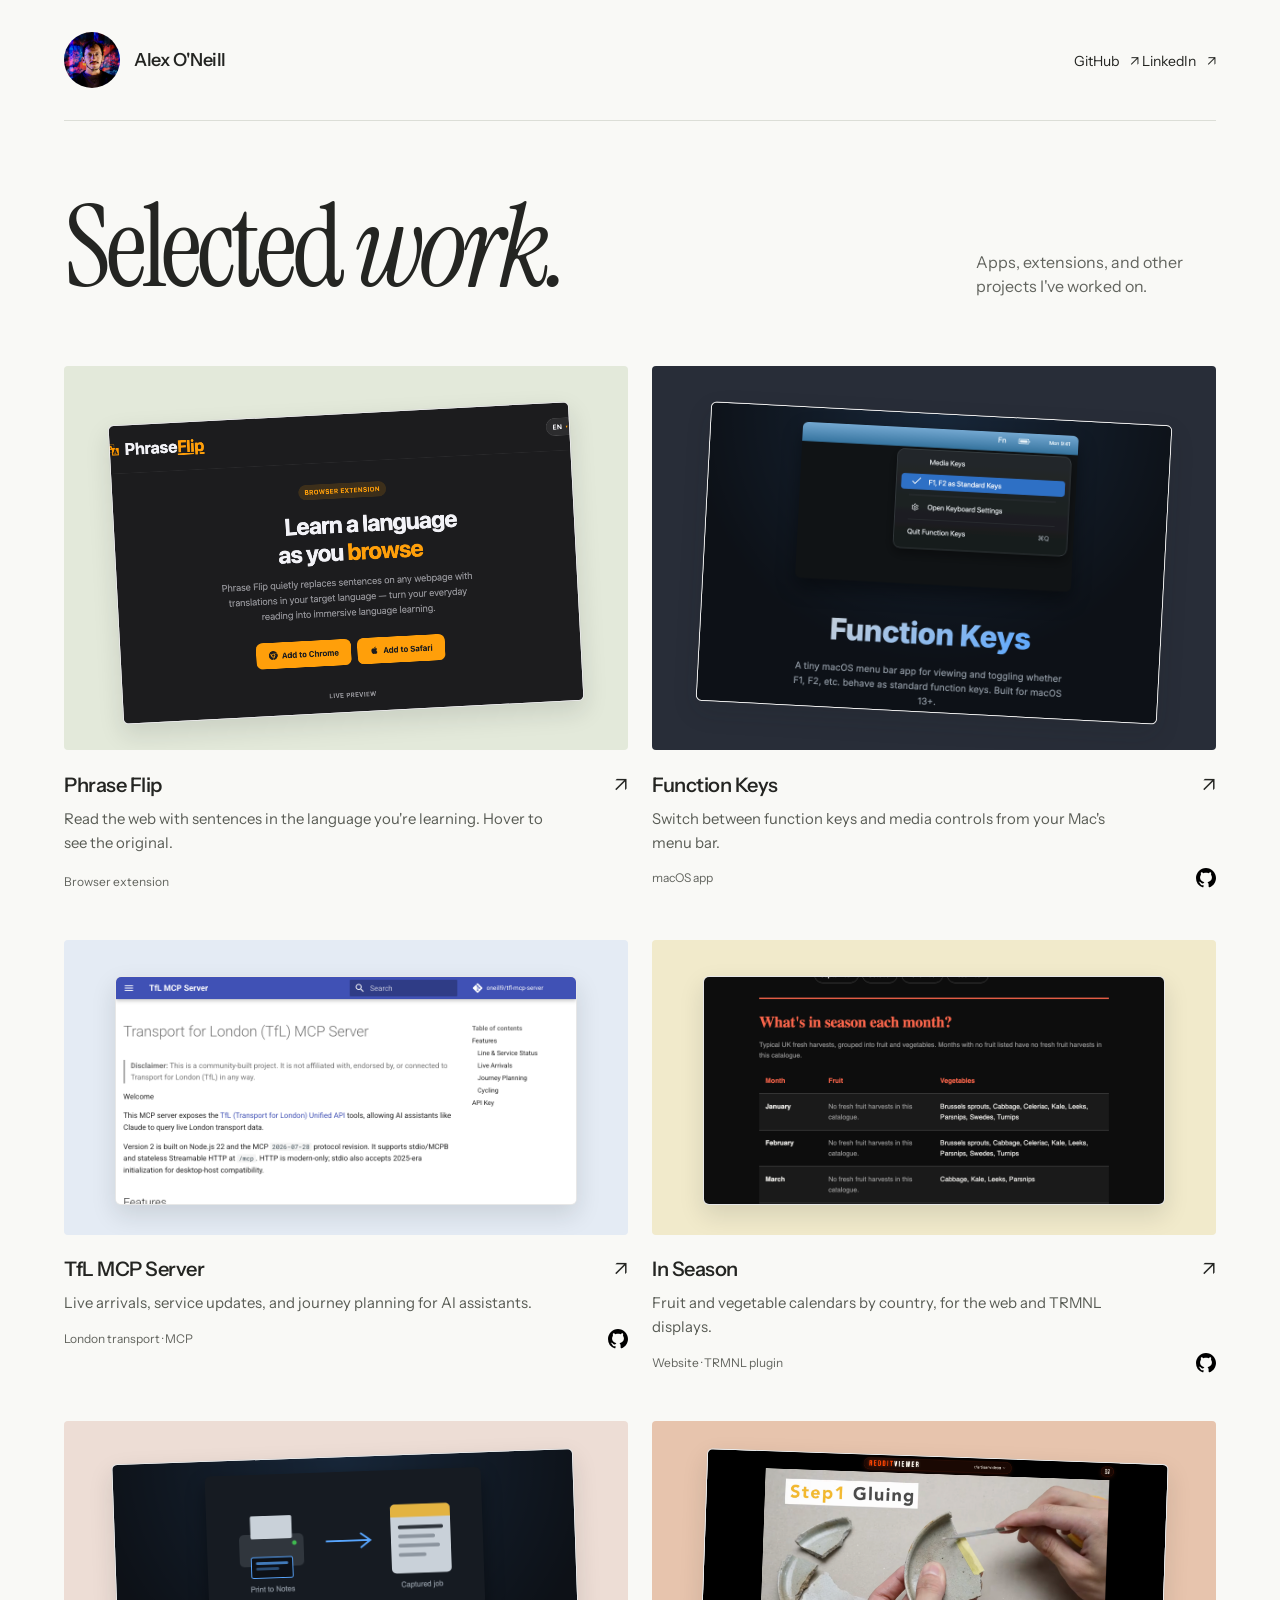
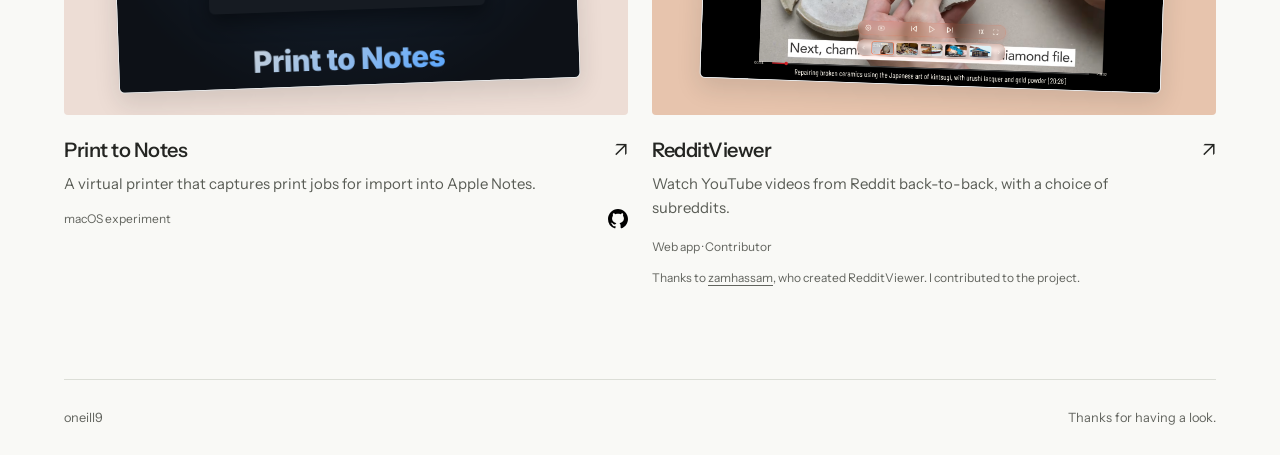
<file: index.html>
<!DOCTYPE html>
<html lang="en">
<head>
    <script async src="https://www.googletagmanager.com/gtag/js?id=G-G0WZ5BYB00"></script>
    <script>
        window.dataLayer = window.dataLayer || [];
        function gtag(){dataLayer.push(arguments);}
        gtag('js', new Date());
        gtag('config', 'G-G0WZ5BYB00', {
            cookie_path: '/',
            cookie_prefix: 'oneill9_portfolio'
        });
    </script>
    <meta charset="UTF-8">
    <meta name="viewport" content="width=device-width, initial-scale=1.0">
    <title>Alex O'Neill | Selected work</title>
    <meta name="description" content="Apps, extensions, and other projects by Alex O'Neill. Phrase Flip, Function Keys, TfL MCP Server, In Season, Print to Notes, and RedditViewer.">
    <link rel="canonical" href="https://oneill9.github.io/">
    <meta property="og:title" content="Alex O'Neill | Selected work">
    <meta property="og:description" content="Apps, extensions, and other projects I've worked on.">
    <meta property="og:type" content="website">
    <meta property="og:url" content="https://oneill9.github.io/">
    <meta property="og:image" content="https://oneill9.github.io/assets/images/social-preview.jpg">
    <meta property="og:image:width" content="1200">
    <meta property="og:image:height" content="630">
    <meta property="og:image:alt" content="Alex O'Neill standing in front of colourful projected lights">
    <meta name="twitter:card" content="summary_large_image">
    <link rel="icon" href="assets/icons/favicon.svg" type="image/svg+xml">
    <link rel="apple-touch-icon" href="assets/icons/apple-touch-icon.png">
    <script type="application/ld+json">
        {
            "@context": "https://schema.org",
            "@type": "Person",
            "name": "Alex O'Neill",
            "url": "https://oneill9.github.io/",
            "image": "https://oneill9.github.io/assets/images/alex-oneill.jpg",
            "sameAs": ["https://github.com/oneill9", "https://www.linkedin.com/in/alexanderoneill/"]
        }
    </script>
    <link rel="preload" href="assets/fonts/InstrumentSerif-Regular.woff2" as="font" type="font/woff2" crossorigin>
    <link rel="preload" href="assets/fonts/InstrumentSans.woff2" as="font" type="font/woff2" crossorigin>
    <link rel="stylesheet" href="styles.css?v=profile">
</head>
<body>
    <a class="skip-link" href="#work">Skip to projects</a>
    <div class="page">
        <header class="masthead">
            <div class="identity">
                <span class="portrait"><img src="assets/images/alex-oneill.jpg" alt="Alex O'Neill" width="2000" height="1333" decoding="async"></span>
                <span class="wordmark">Alex O'Neill</span>
            </div>
            <nav class="profiles" aria-label="Profiles">
                <a href="https://github.com/oneill9">GitHub <span aria-hidden="true">↗</span></a>
                <a href="https://www.linkedin.com/in/alexanderoneill/">LinkedIn <span aria-hidden="true">↗</span></a>
            </nav>
        </header>
        <main>
            <div class="intro">
                <h1>Selected <em>work.</em></h1>
                <p>Apps, extensions, and other projects I've worked on.</p>
            </div>
            <section class="projects" id="work" aria-label="Projects">
                <article class="project phrase-flip">
                    <a class="project-link" href="https://phraseflip.com/">
                        <div class="artwork phrase-art" aria-hidden="true">
                            <div class="preview-window"><img src="assets/previews/phrase-flip.png" alt="" width="1000" height="570" loading="eager" decoding="async"></div>
                        </div>
                        <div class="project-info">
                            <div class="project-title"><h2>Phrase Flip</h2><span class="visit-arrow" aria-hidden="true">↗</span></div>
                            <p>Read the web with sentences in the language you're learning. Hover to see the original.</p>
                            <span class="project-type">Browser extension</span>
                        </div>
                    </a>
                </article>
                <article class="project function-keys">
                    <a class="project-link" href="https://oneill9.github.io/function-keys/">
                        <div class="artwork keys-art" aria-hidden="true">
                            <div class="preview-window"><img src="assets/previews/function-keys.png" alt="" width="1000" height="680" loading="eager" decoding="async"></div>
                        </div>
                        <div class="project-info">
                            <div class="project-title"><h2>Function Keys</h2><span class="visit-arrow" aria-hidden="true">↗</span></div>
                            <p>Switch between function keys and media controls from your Mac's menu bar.</p>
                        </div>
                    </a>
                    <div class="project-meta">
                        <span class="project-type">macOS app</span>
                        <a class="repo-link" href="https://github.com/oneill9/function-keys" aria-label="Function Keys repository on GitHub" title="View repository on GitHub">
                            <img src="assets/icons/github.svg" alt="" width="20" height="20">
                        </a>
                    </div>
                </article>
                <article class="project tfl">
                    <a class="project-link" href="https://oneill9.github.io/tfl-mcp-server/">
                        <div class="artwork tfl-art" aria-hidden="true">
                            <div class="preview-window"><img src="assets/previews/tfl.png" alt="" width="1000" height="680" loading="lazy" decoding="async"></div>
                        </div>
                        <div class="project-info">
                            <div class="project-title"><h2>TfL MCP Server</h2><span class="visit-arrow" aria-hidden="true">↗</span></div>
                            <p>Live arrivals, service updates, and journey planning for AI assistants.</p>
                        </div>
                    </a>
                    <div class="project-meta">
                        <span class="project-type">London transport · MCP</span>
                        <a class="repo-link" href="https://github.com/oneill9/tfl-mcp-server" aria-label="TfL MCP Server repository on GitHub" title="View repository on GitHub">
                            <img src="assets/icons/github.svg" alt="" width="20" height="20">
                        </a>
                    </div>
                </article>
                <article class="project in-season">
                    <a class="project-link" href="https://oneill9.github.io/trmnl-in-season/">
                        <div class="artwork season-art" aria-hidden="true">
                            <div class="preview-window"><img src="assets/previews/in-season.png" alt="" width="1000" height="680" loading="lazy" decoding="async"></div>
                        </div>
                        <div class="project-info">
                            <div class="project-title"><h2>In Season</h2><span class="visit-arrow" aria-hidden="true">↗</span></div>
                            <p>Fruit and vegetable calendars by country, for the web and TRMNL displays.</p>
                        </div>
                    </a>
                    <div class="project-meta">
                        <span class="project-type">Website · TRMNL plugin</span>
                        <a class="repo-link" href="https://github.com/oneill9/trmnl-in-season" aria-label="In Season repository on GitHub" title="View repository on GitHub">
                            <img src="assets/icons/github.svg" alt="" width="20" height="20">
                        </a>
                    </div>
                </article>
                <article class="project print-to-notes">
                    <a class="project-link" href="https://oneill9.github.io/print-to-notes/">
                        <div class="artwork notes-art" aria-hidden="true">
                            <div class="preview-window"><img src="assets/previews/print-to-notes.png" alt="" width="1000" height="680" loading="lazy" decoding="async"></div>
                        </div>
                        <div class="project-info">
                            <div class="project-title"><h2>Print to Notes</h2><span class="visit-arrow" aria-hidden="true">↗</span></div>
                            <p>A virtual printer that captures print jobs for import into Apple Notes.</p>
                        </div>
                    </a>
                    <div class="project-meta">
                        <span class="project-type">macOS experiment</span>
                        <a class="repo-link" href="https://github.com/oneill9/print-to-notes" aria-label="Print to Notes repository on GitHub" title="View repository on GitHub">
                            <img src="assets/icons/github.svg" alt="" width="20" height="20">
                        </a>
                    </div>
                </article>
                <article class="project reddit-viewer">
                    <a class="project-link" href="https://www.syntacticbrownsugar.tech/RedditViewer/">
                        <div class="artwork reddit-art" aria-hidden="true">
                            <div class="preview-window"><img src="assets/previews/reddit-viewer-kintsugi.png" alt="" width="1280" height="800" loading="lazy" decoding="async"></div>
                        </div>
                        <div class="project-info">
                            <div class="project-title"><h2>RedditViewer</h2><span class="visit-arrow" aria-hidden="true">↗</span></div>
                            <p>Watch YouTube videos from Reddit back-to-back, with a choice of subreddits.</p>
                            <span class="project-type">Web app · Contributor</span>
                        </div>
                    </a>
                    <p class="project-type">Thanks to <a href="https://github.com/zamhassam">zamhassam</a>, who created RedditViewer. I contributed to the project.</p>
                </article>
            </section>
        </main>
        <footer><span>oneill9</span><span>Thanks for having a look.</span></footer>
    </div>
</body>
</html>
</file>
<file: styles.css>
@font-face {
    font-family: "Instrument Sans";
    src: url("assets/fonts/InstrumentSans.woff2") format("woff2");
    font-style: normal;
    font-weight: 400 700;
    font-display: swap;
}

@font-face {
    font-family: "Instrument Serif";
    src: url("assets/fonts/InstrumentSerif-Regular.woff2") format("woff2");
    font-style: normal;
    font-weight: 400;
    font-display: swap;
}

@font-face {
    font-family: "Instrument Serif";
    src: url("assets/fonts/InstrumentSerif-Italic.woff2") format("woff2");
    font-style: italic;
    font-weight: 400;
    font-display: swap;
}

:root {
    color-scheme: light;
    font-family: "Instrument Sans", sans-serif;
    font-synthesis: none;
    background: #f9f9f6;
    color: #242522;
    line-height: 1.5;
    -webkit-font-smoothing: antialiased;
}

* { box-sizing: border-box; }
body { margin: 0; }
a { color: inherit; text-underline-offset: 0.25em; }
a:focus-visible { outline: 3px solid #3756d8; outline-offset: 7px; }
.page { max-width: 1440px; margin: auto; padding: 0 5%; }
.skip-link { position: absolute; top: -5rem; left: 1rem; padding: 1rem; background: #fff; z-index: 2; }
.skip-link:focus { top: 1rem; }
.masthead { display: flex; align-items: center; justify-content: space-between; padding: 2rem 0; border-bottom: 1px solid #dcded7; }
.identity { display: flex; align-items: center; gap: 0.9rem; }
.portrait { display: block; width: 3.5rem; height: 3.5rem; flex-shrink: 0; overflow: hidden; border-radius: 50%; }
.portrait img { display: block; width: 100%; height: 100%; object-fit: cover; object-position: 40% 36%; transform: scale(2); transform-origin: 40% 36%; }
.wordmark { font-size: 1.125rem; font-weight: 550; letter-spacing: -0.025em; }
.masthead a { font-size: 0.875rem; text-decoration: none; }
.masthead a:hover { text-decoration: underline; }
.masthead a span[aria-hidden] { margin-left: 0.5rem; }
.intro { padding: 4.5rem 0 4rem; display: flex; justify-content: space-between; align-items: flex-end; gap: 2rem; }
h1 { font-family: "Instrument Serif", Georgia, serif; font-size: clamp(4.5rem, 9vw, 8.5rem); font-weight: 400; line-height: 0.95; letter-spacing: -0.045em; margin: 0; }
h1 em { font-weight: 400; }
.intro > p { max-width: 15rem; margin: 0 0 0.3rem; font-size: 1rem; color: #62645e; }
.projects { display: grid; grid-template-columns: repeat(6, minmax(0, 1fr)); gap: 3rem 1.5rem; }
.project { min-width: 0; grid-column: span 3; }
.project-link { display: block; text-decoration: none; border-radius: 3px; }
.artwork { height: clamp(14rem, 23vw, 20rem); position: relative; overflow: hidden; border-radius: 4px; }
.phrase-flip .artwork, .function-keys .artwork { height: clamp(19rem, 30vw, 26rem); }
.project-info { padding-top: 1.15rem; }
.project-title { display: flex; align-items: baseline; justify-content: space-between; gap: 1rem; }
h2 { margin: 0; font-size: 1.25rem; font-weight: 550; letter-spacing: -0.025em; }
.visit-arrow { font-size: 1.3rem; transition: transform 180ms ease; }
.project-link:hover .visit-arrow, .project-link:focus-visible .visit-arrow { transform: translate(3px, -3px); }
.project-link:hover h2 { text-decoration: underline; text-underline-offset: 0.2em; }
.project-info > p { margin: 0.5rem 0 0.8rem; max-width: 30rem; font-size: 0.93rem; color: #595c55; line-height: 1.6; }
.project-type { font-size: 0.75rem; color: #62645e; }
.project-meta { display: flex; align-items: center; justify-content: space-between; gap: 1rem; }
.repo-link { display: inline-flex; align-items: center; justify-content: center; flex-shrink: 0; width: 36px; height: 36px; margin: -8px -8px -8px 0; border-radius: 50%; }
.repo-link:hover { background: #e9ebe4; }
.repo-link img { display: block; }
/* Page excerpts sit inside each coloured panel rather than filling it. */
.phrase-art { background: #e3e9da; }
.keys-art { background: #282d38; }
.tfl-art { background: #e4ebf4; }
.season-art { background: #f1eacb; }
.notes-art { background: #edddd5; }
.reddit-art { background: #e7c4ad; }
.preview-window { position: absolute; top: 12%; left: 9%; width: 82%; height: 78%; overflow: hidden; border: 1px solid #00000018; border-radius: 6px; background: #fff; box-shadow: 0 10px 25px #17221d20; transition: transform 220ms ease; }
.preview-window img { display: block; width: 100%; height: 100%; object-fit: cover; object-position: top; }
.reddit-art img { object-fit: contain; background: #000; }
.phrase-art .preview-window { transform: rotate(-3deg); }
.keys-art .preview-window { transform: rotate(3deg); }
.notes-art .preview-window { transform: rotate(-2deg); }
.reddit-art .preview-window { transform: rotate(2deg); }
.project-link:hover .preview-window, .project-link:focus-visible .preview-window { transform: translateY(-4px); }
footer { display: flex; justify-content: space-between; gap: 1rem; margin-top: 5rem; padding: 1.75rem 0; border-top: 1px solid #dcded7; color: #62645e; font-size: 0.8rem; }

@media (min-width: 1440px) {
    .artwork { height: 20rem; }
    .phrase-flip .artwork, .function-keys .artwork { height: 26rem; }
}

@media (max-width: 760px) {
    .intro { display: block; padding: 3rem 0; }
    .intro > p { max-width: none; margin-top: 1.5rem; }
    .projects { grid-template-columns: repeat(2, minmax(0, 1fr)); gap: 2.5rem 1.25rem; }
    .project { grid-column: span 1; }
    .phrase-flip { grid-column: 1 / -1; }
    .artwork, .function-keys .artwork { height: 17rem; }
    .phrase-flip .artwork { height: 22rem; }
}

@media (max-width: 480px) {
    .page { padding: 0 6%; }
    .masthead { padding: 1.4rem 0; }
    .identity { gap: 0.7rem; }
    .portrait { width: 3rem; height: 3rem; }
    h1 { font-size: 4.6rem; }
    .projects { grid-template-columns: 1fr; }
    .phrase-flip { grid-column: auto; }
    .artwork, .function-keys .artwork { height: 18rem; }
    .phrase-flip .artwork { height: 20rem; }
    .preview-window { left: 7%; width: 86%; }
    footer { margin-top: 3rem; }
}

@media (prefers-reduced-motion: reduce) {
    *, *::before, *::after { transition: none !important; }
}
</file>
